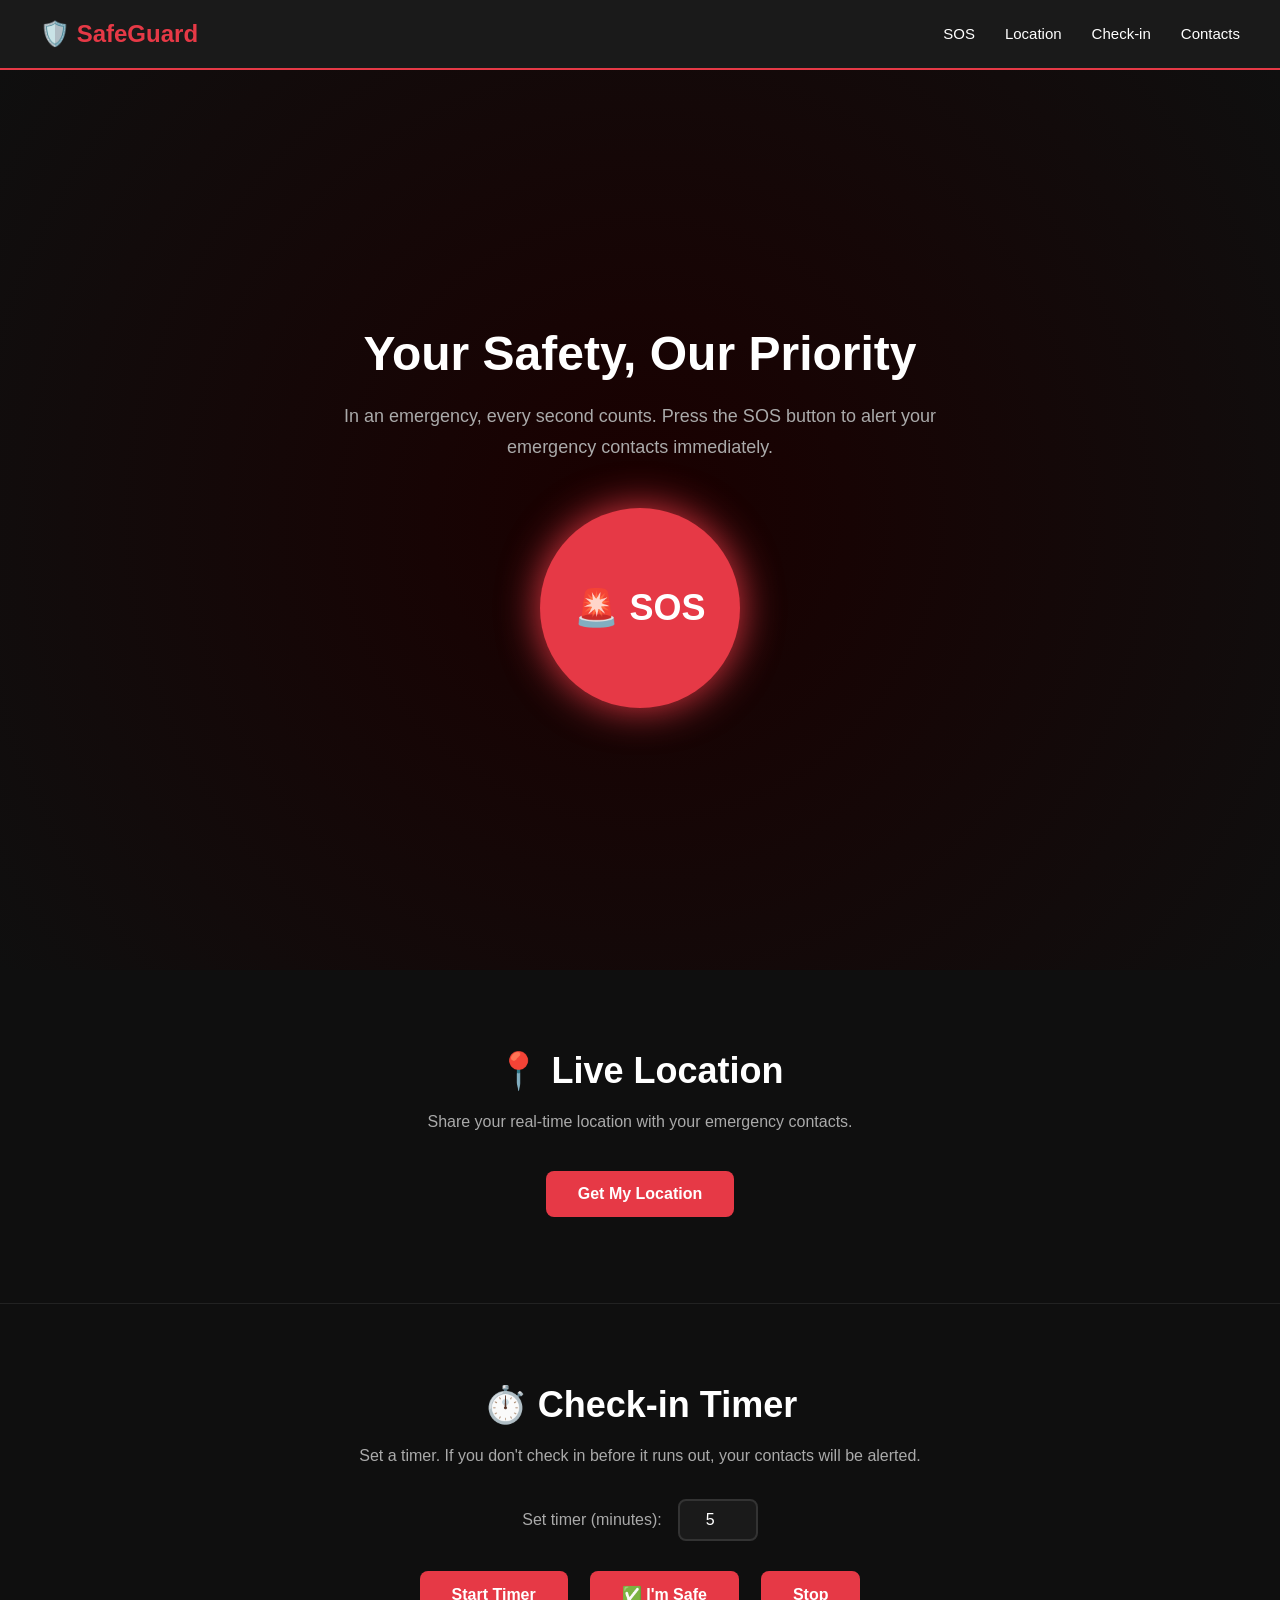
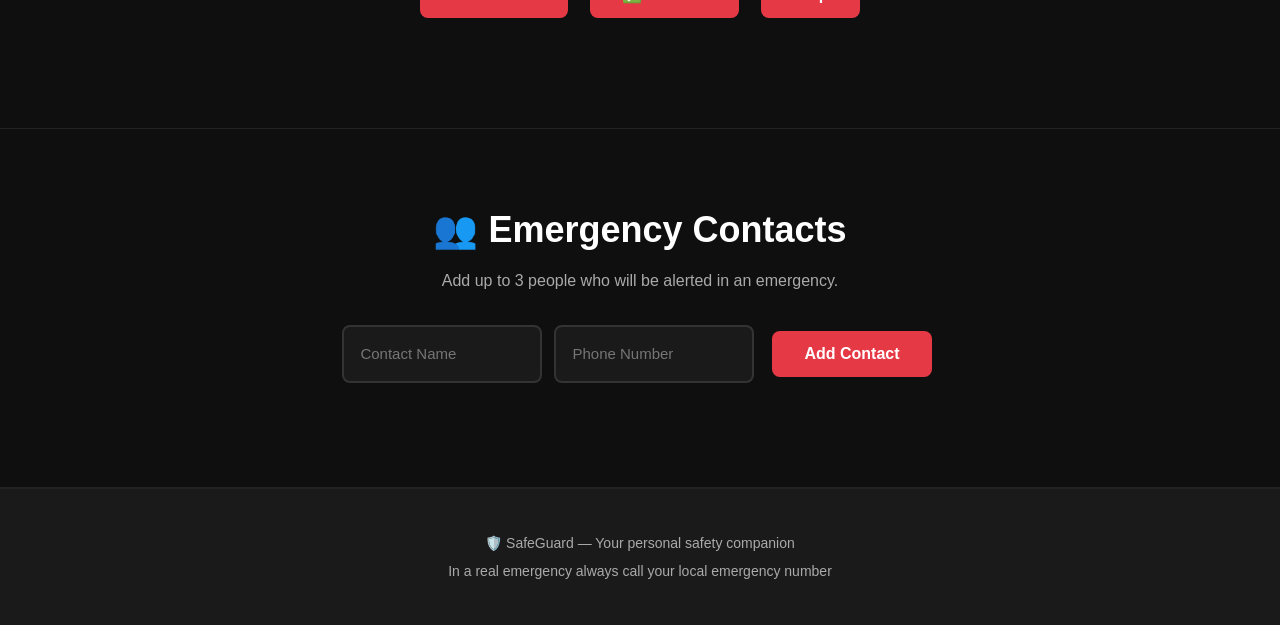
<file: index.html>
<!DOCTYPE html>
<html lang="en">
<head>
    <link rel="stylesheet" href="style.css">
    <meta charset="UTF-8">
    <meta name="viewport" content="width=device-width, initial-scale=1.0">
<title>SafeGuard - Personal Safety</title>
</head>
<body>

    <nav>
    <div class="nav-brand">🛡️ SafeGuard</div>
    <ul class="nav-links">
        <li><a href="#sos">SOS</a></li>
        <li><a href="#location">Location</a></li>
        <li><a href="#checkin">Check-in</a></li>
        <li><a href="#contacts">Contacts</a></li>
    </ul>
    </nav>

    <section id="sos" class="hero">
    <div class="hero-content">
        <h1>Your Safety, Our Priority</h1>
        <p>In an emergency, every second counts. Press the SOS button to alert your emergency contacts immediately.</p>
        <button id="sos-btn" onclick="triggerSOS()">
        🚨 SOS
        </button>
        <div id="sos-status" class="status-box hidden">
        ⚠️ SOS Alert Sent! Your emergency contacts have been notified.
        </div>
    </div>
    </section>

    <section id="location" class="section">
    <div class="section-content">
        <h2>📍 Live Location</h2>
        <p>Share your real-time location with your emergency contacts.</p>
        <button id="location-btn" onclick="getLocation()">
        Get My Location
        </button>
        <div id="location-status" class="status-box hidden">
        <p id="location-coords">Fetching location...</p>
        <p id="location-address">Please wait...</p>
        </div>
    </div>
    </section>

    <section id="checkin" class="section">
    <div class="section-content">
        <h2>⏱️ Check-in Timer</h2>
        <p>Set a timer. If you don't check in before it runs out, your contacts will be alerted.</p>

        <div class="timer-controls">
        <label for="timer-input">Set timer (minutes):</label>
        <input type="number" id="timer-input" min="1" max="60" value="5">
        </div>

        <div class="timer-buttons">
        <button onclick="startTimer()">Start Timer</button>
        <button onclick="checkIn()">✅ I'm Safe</button>
        <button onclick="stopTimer()">Stop</button>
        </div>

        <div id="timer-display" class="timer-display hidden">
        <h3>Time remaining:</h3>
        <p id="countdown">00:00</p>
        </div>

        <div id="timer-status" class="status-box hidden"></div>
    </div>
    </section>

    <section id="contacts" class="section">
    <div class="section-content">
        <h2>👥 Emergency Contacts</h2>
        <p>Add up to 3 people who will be alerted in an emergency.</p>

        <div class="contact-form">
        <input type="text" id="contact-name" placeholder="Contact Name">
        <input type="tel" id="contact-phone" placeholder="Phone Number">
        <button onclick="addContact()">Add Contact</button>
        </div>

        <div id="contacts-status" class="status-box hidden"></div>

        <div id="contacts-list" class="contacts-list"></div>

    </div>
    </section>

    <footer>
        <p>🛡️ SafeGuard — Your personal safety companion</p>
        <p>In a real emergency always call your local emergency number</p>
    </footer>

    <script src="script.js"></script>

</body>
</html>
</file>
<file: style.css>
html {
  scroll-behavior: smooth;
}

* {
  margin: 0;
  padding: 0;
  box-sizing: border-box;
  font-family: 'Segoe UI', sans-serif;
}

body {
  background-color: #0f0f0f;
  color: #ffffff;
}

nav {
  display: flex;
  justify-content: space-between;
  align-items: center;
  padding: 20px 40px;
  background-color: #1a1a1a;
  border-bottom: 2px solid #e63946;
  position: sticky;
  top: 0;
  z-index: 100;
}

.nav-brand {
  font-size: 24px;
  font-weight: 700;
  color: #e63946;
}

.nav-links {
  list-style: none;
  display: flex;
  gap: 30px;
}

.nav-links a {
  color: #ffffff;
  text-decoration: none;
  font-size: 15px;
  font-weight: 500;
  transition: color 0.3s;
}

.nav-links a:hover {
  color: #e63946;
}

.hero {
  min-height: 100vh;
  display: flex;
  justify-content: center;
  align-items: center;
  text-align: center;
  background: radial-gradient(circle at center, #1a0000 0%, #0f0f0f 100%);
  padding: 40px;
}

.hero-content {
  max-width: 600px;
}

.hero-content h1 {
  font-size: 48px;
  font-weight: 700;
  margin-bottom: 20px;
  color: #ffffff;
}

.hero-content p {
  font-size: 18px;
  color: #aaaaaa;
  margin-bottom: 40px;
  line-height: 1.7;
}

#sos-btn {
  background-color: #e63946;
  color: white;
  border: none;
  border-radius: 50%;
  width: 200px;
  height: 200px;
  font-size: 36px;
  font-weight: 700;
  cursor: pointer;
  box-shadow: 0 0 40px #e63946;
  transition: transform 0.2s, box-shadow 0.2s;
}

#sos-btn:hover {
  transform: scale(1.08);
  box-shadow: 0 0 70px #e63946;
}

#sos-btn:active {
  transform: scale(0.95);
}

.section {
  padding: 80px 40px;
  border-bottom: 1px solid #222222;
}

.section-content {
  max-width: 600px;
  margin: 0 auto;
  text-align: center;
}

.section-content h2 {
  font-size: 36px;
  font-weight: 700;
  margin-bottom: 16px;
  color: #ffffff;
}

.section-content p {
  font-size: 16px;
  color: #aaaaaa;
  margin-bottom: 30px;
  line-height: 1.7;
}

button {
  background-color: #e63946;
  color: white;
  border: none;
  border-radius: 8px;
  padding: 14px 32px;
  font-size: 16px;
  font-weight: 600;
  cursor: pointer;
  transition: background-color 0.3s, transform 0.2s;
  margin: 6px;
}

button:hover {
  background-color: #c1121f;
  transform: scale(1.03);
}

button:active {
  transform: scale(0.97);
}

.status-box {
  margin-top: 24px;
  padding: 16px 24px;
  background-color: #1a1a1a;
  border-left: 4px solid #e63946;
  border-radius: 8px;
  font-size: 15px;
  color: #ffffff;
  text-align: left;
  line-height: 1.7;
}

.hidden {
  display: none;
}

.timer-controls {
  display: flex;
  justify-content: center;
  align-items: center;
  gap: 16px;
  margin-bottom: 24px;
}

.timer-controls label {
  font-size: 16px;
  color: #aaaaaa;
}

.timer-controls input {
  width: 80px;
  padding: 10px;
  border-radius: 8px;
  border: 2px solid #333333;
  background-color: #1a1a1a;
  color: #ffffff;
  font-size: 16px;
  text-align: center;
}

.timer-controls input:focus {
  outline: none;
  border-color: #e63946;
}

.timer-buttons {
  display: flex;
  justify-content: center;
  flex-wrap: wrap;
  gap: 10px;
  margin-bottom: 24px;
}

.timer-display {
  margin-top: 24px;
}

.timer-display h3 {
  font-size: 18px;
  color: #aaaaaa;
  margin-bottom: 10px;
}

#countdown {
  font-size: 64px;
  font-weight: 700;
  color: #e63946;
  letter-spacing: 4px;
}

.contact-form {
  display: flex;
  justify-content: center;
  flex-wrap: wrap;
  gap: 12px;
  margin-bottom: 24px;
}

.contact-form input {
  padding: 12px 16px;
  border-radius: 8px;
  border: 2px solid #333333;
  background-color: #1a1a1a;
  color: #ffffff;
  font-size: 15px;
  width: 200px;
}

.contact-form input:focus {
  outline: none;
  border-color: #e63946;
}

.contacts-list {
  display: flex;
  flex-direction: column;
  gap: 12px;
  margin-top: 16px;
}

.contact-card {
  display: flex;
  justify-content: space-between;
  align-items: center;
  background-color: #1a1a1a;
  border: 1px solid #333333;
  border-radius: 8px;
  padding: 16px 20px;
}

.contact-card .contact-info span {
  display: block;
  font-size: 16px;
  font-weight: 600;
  color: #ffffff;
}

.contact-card .contact-info small {
  font-size: 13px;
  color: #aaaaaa;
}

.contact-card .delete-btn {
  background-color: transparent;
  color: #e63946;
  border: 1px solid #e63946;
  padding: 6px 14px;
  font-size: 13px;
  border-radius: 6px;
}

.contact-card .delete-btn:hover {
  background-color: #e63946;
  color: #ffffff;
}

footer {
  text-align: center;
  padding: 40px;
  background-color: #1a1a1a;
  color: #aaaaaa;
  font-size: 14px;
  line-height: 2;
  border-top: 1px solid #222222;
}

@media (max-width: 600px) {
  nav {
    flex-direction: column;
    gap: 16px;
    padding: 20px;
  }

  .hero-content h1 {
    font-size: 32px;
  }

  #sos-btn {
    width: 160px;
    height: 160px;
    font-size: 28px;
  }

  .contact-form {
    flex-direction: column;
    align-items: center;
  }

  .contact-form input {
    width: 100%;
  }
}
</file>
